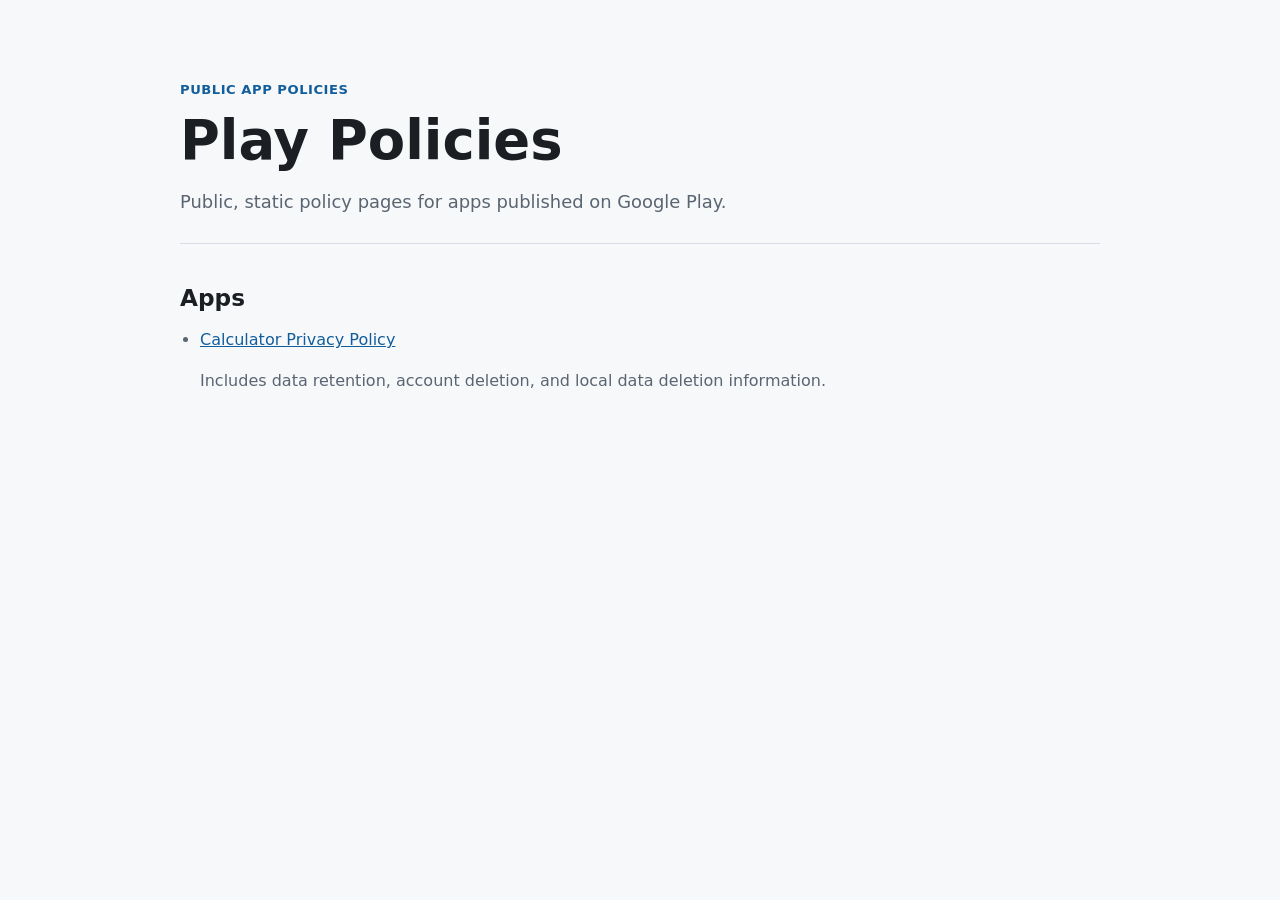
<file: index.html>
<!doctype html>
<html lang="en">
  <head>
    <meta charset="utf-8">
    <meta name="viewport" content="width=device-width, initial-scale=1">
    <title>Play Policies</title>
    <meta name="description" content="Public policy pages for apps.">
    <link rel="stylesheet" href="assets/styles.css">
  </head>
  <body>
    <main class="page">
      <header class="hero">
        <p class="eyebrow">Public app policies</p>
        <h1>Play Policies</h1>
        <p class="lede">Public, static policy pages for apps published on Google Play.</p>
      </header>

      <section class="section">
        <h2>Apps</h2>
        <ul class="link-list">
          <li>
            <a href="calculator/privacy-policy.html">Calculator Privacy Policy</a>
            <p>Includes data retention, account deletion, and local data deletion information.</p>
          </li>
        </ul>
      </section>
    </main>
  </body>
</html>
</file>
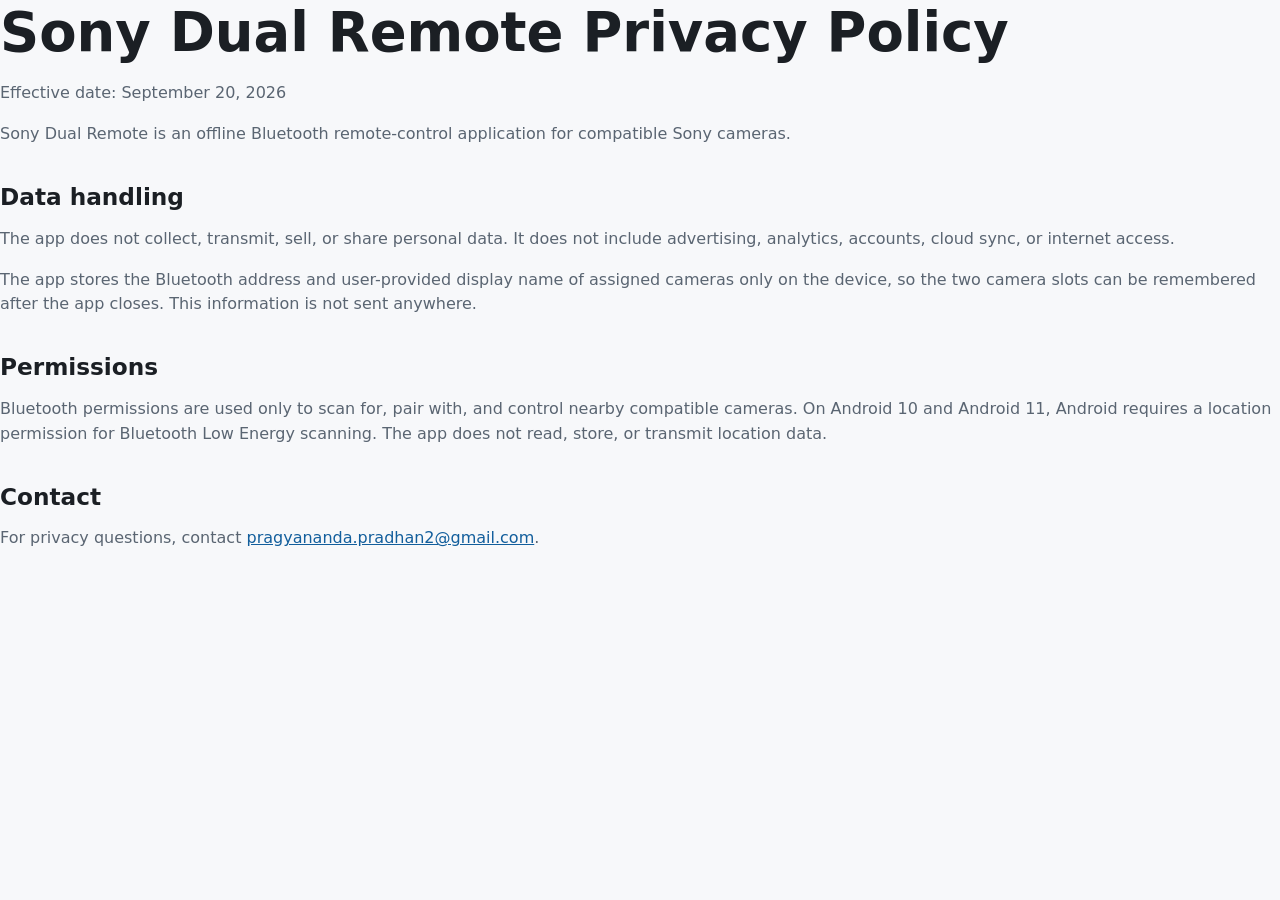
<file: PRIVACY-POLICY.html>
<!doctype html>
<html lang="en">
<head><meta charset="utf-8"><meta name="viewport" content="width=device-width,initial-scale=1"><title>Sony Dual Remote Privacy Policy</title><link rel="stylesheet" href="../assets/styles.css"></head>
<body>
<h1>Sony Dual Remote Privacy Policy</h1>
<p>Effective date: September 20, 2026</p>
<p>Sony Dual Remote is an offline Bluetooth remote-control application for compatible Sony cameras.</p>
<h2>Data handling</h2>
<p>The app does not collect, transmit, sell, or share personal data. It does not include advertising, analytics, accounts, cloud sync, or internet access.</p>
<p>The app stores the Bluetooth address and user-provided display name of assigned cameras only on the device, so the two camera slots can be remembered after the app closes. This information is not sent anywhere.</p>
<h2>Permissions</h2>
<p>Bluetooth permissions are used only to scan for, pair with, and control nearby compatible cameras. On Android 10 and Android 11, Android requires a location permission for Bluetooth Low Energy scanning. The app does not read, store, or transmit location data.</p>
<h2>Contact</h2>
<p>For privacy questions, contact <a href="mailto:pragyananda.pradhan2@gmail.com">pragyananda.pradhan2@gmail.com</a>.</p>
</body>
</html>
</file>
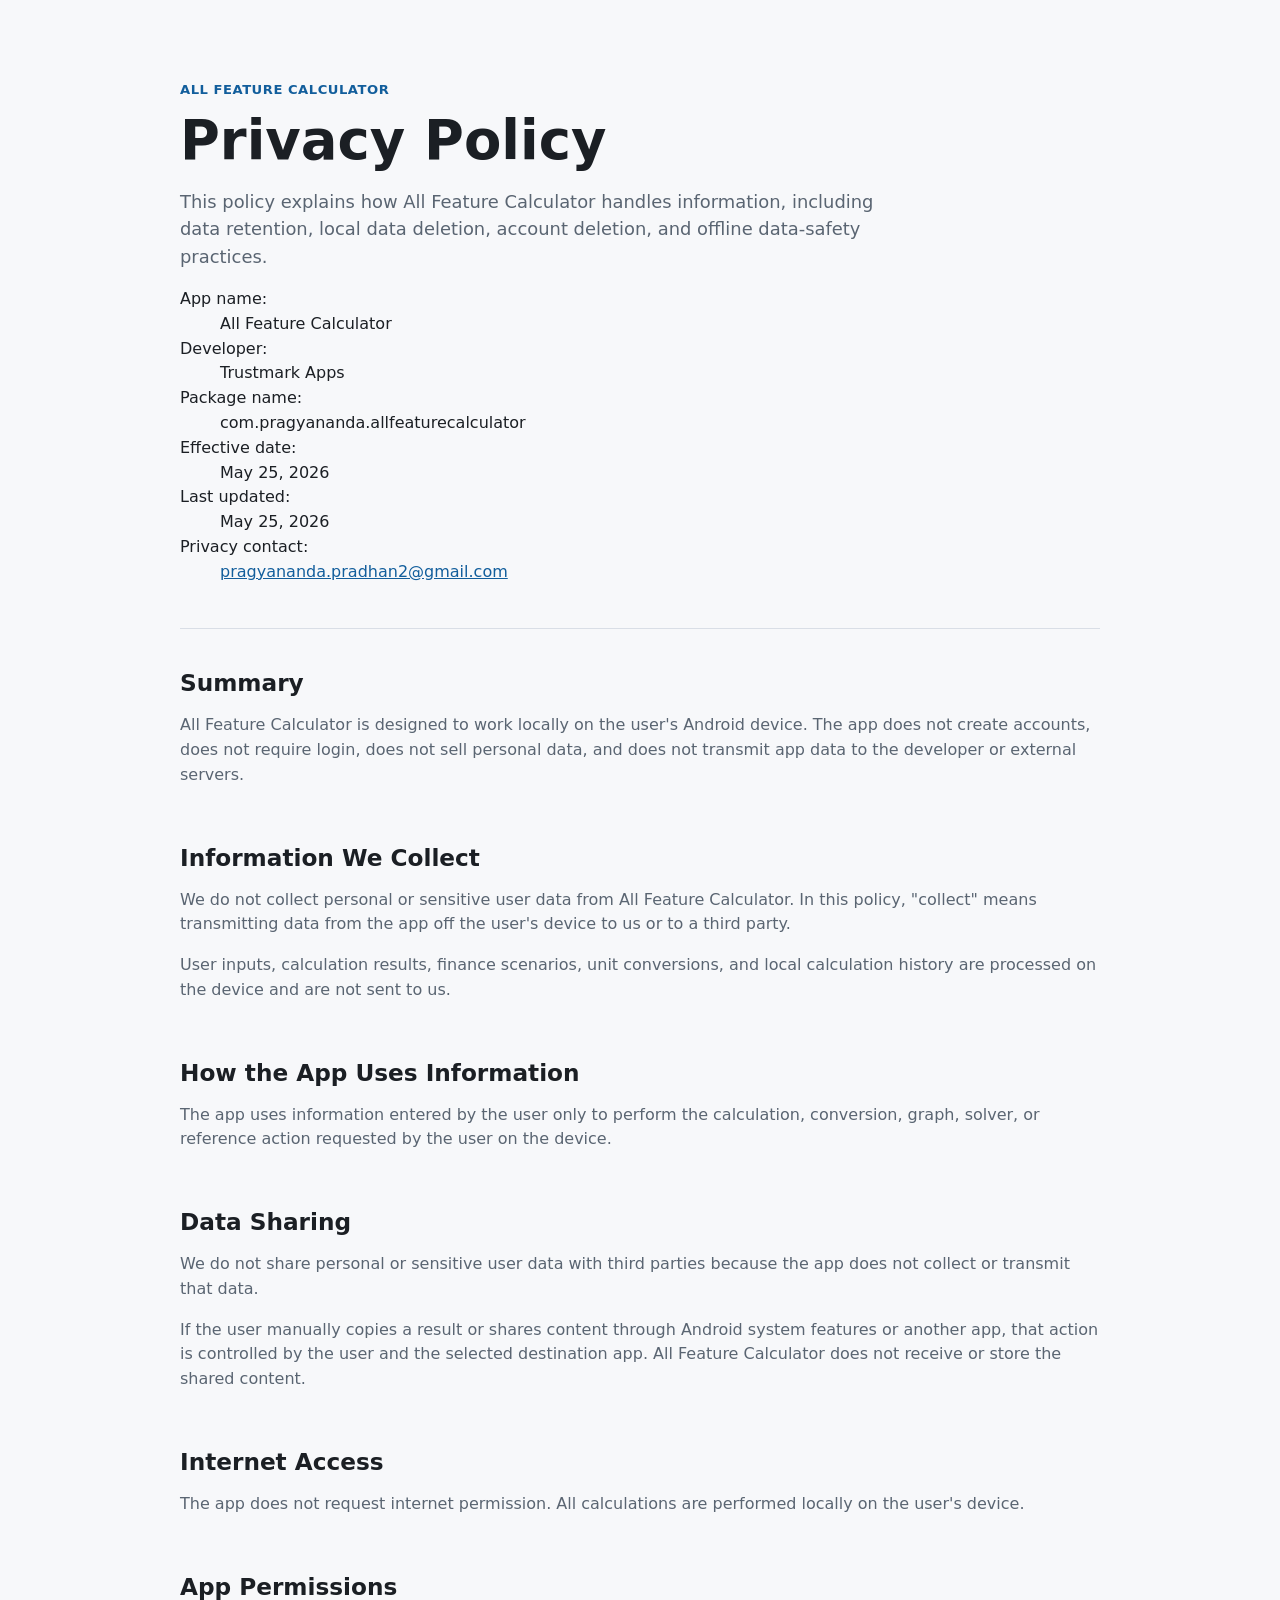
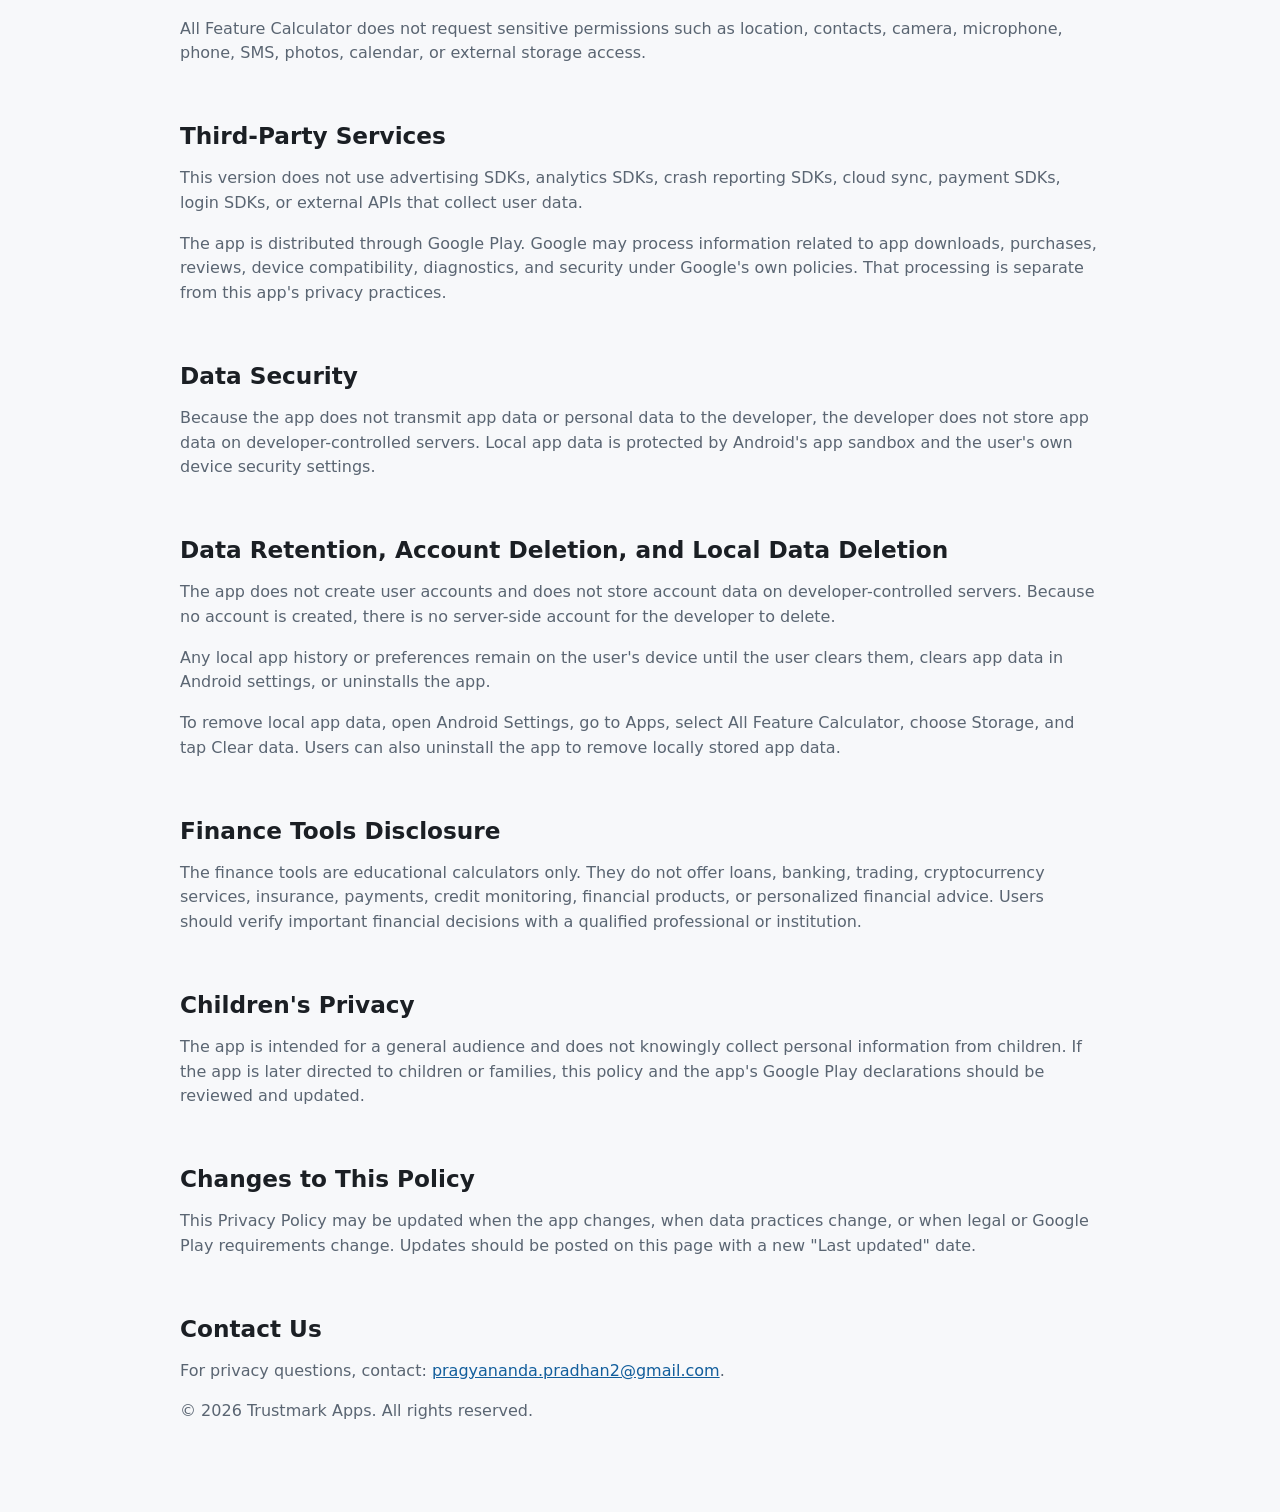
<file: all-feature-calculator/privacy-policy.html>
<!doctype html>
<html lang="en">
  <head>
    <meta charset="utf-8">
    <meta name="viewport" content="width=device-width, initial-scale=1">
    <title>Privacy Policy - All Feature Calculator</title>
    <meta name="description" content="Privacy Policy for All Feature Calculator.">
    <link rel="stylesheet" href="../assets/styles.css">
  </head>
  <body>
    <main class="page">
      <header class="hero">
        <p class="eyebrow">All Feature Calculator</p>
        <h1>Privacy Policy</h1>
        <p class="lede">This policy explains how All Feature Calculator handles information, including data retention, local data deletion, account deletion, and offline data-safety practices.</p>
        <dl class="meta-list">
          <div><dt>App name:</dt><dd>All Feature Calculator</dd></div>
          <div><dt>Developer:</dt><dd>Trustmark Apps</dd></div>
          <div><dt>Package name:</dt><dd>com.pragyananda.allfeaturecalculator</dd></div>
          <div><dt>Effective date:</dt><dd>May 25, 2026</dd></div>
          <div><dt>Last updated:</dt><dd>May 25, 2026</dd></div>
          <div><dt>Privacy contact:</dt><dd><a href="mailto:pragyananda.pradhan2@gmail.com">pragyananda.pradhan2@gmail.com</a></dd></div>
        </dl>
      </header>

      <section class="section summary">
        <h2>Summary</h2>
        <p>All Feature Calculator is designed to work locally on the user's Android device. The app does not create accounts, does not require login, does not sell personal data, and does not transmit app data to the developer or external servers.</p>
      </section>

      <section class="section">
        <h2>Information We Collect</h2>
        <p>We do not collect personal or sensitive user data from All Feature Calculator. In this policy, "collect" means transmitting data from the app off the user's device to us or to a third party.</p>
        <p>User inputs, calculation results, finance scenarios, unit conversions, and local calculation history are processed on the device and are not sent to us.</p>
      </section>

      <section class="section">
        <h2>How the App Uses Information</h2>
        <p>The app uses information entered by the user only to perform the calculation, conversion, graph, solver, or reference action requested by the user on the device.</p>
      </section>

      <section class="section">
        <h2>Data Sharing</h2>
        <p>We do not share personal or sensitive user data with third parties because the app does not collect or transmit that data.</p>
        <p>If the user manually copies a result or shares content through Android system features or another app, that action is controlled by the user and the selected destination app. All Feature Calculator does not receive or store the shared content.</p>
      </section>

      <section class="section">
        <h2>Internet Access</h2>
        <p>The app does not request internet permission. All calculations are performed locally on the user's device.</p>
      </section>

      <section class="section">
        <h2>App Permissions</h2>
        <p>All Feature Calculator does not request sensitive permissions such as location, contacts, camera, microphone, phone, SMS, photos, calendar, or external storage access.</p>
      </section>

      <section class="section">
        <h2>Third-Party Services</h2>
        <p>This version does not use advertising SDKs, analytics SDKs, crash reporting SDKs, cloud sync, payment SDKs, login SDKs, or external APIs that collect user data.</p>
        <p>The app is distributed through Google Play. Google may process information related to app downloads, purchases, reviews, device compatibility, diagnostics, and security under Google's own policies. That processing is separate from this app's privacy practices.</p>
      </section>

      <section class="section">
        <h2>Data Security</h2>
        <p>Because the app does not transmit app data or personal data to the developer, the developer does not store app data on developer-controlled servers. Local app data is protected by Android's app sandbox and the user's own device security settings.</p>
      </section>

      <section class="section" id="account-deletion">
        <h2>Data Retention, Account Deletion, and Local Data Deletion</h2>
        <p>The app does not create user accounts and does not store account data on developer-controlled servers. Because no account is created, there is no server-side account for the developer to delete.</p>
        <p>Any local app history or preferences remain on the user's device until the user clears them, clears app data in Android settings, or uninstalls the app.</p>
        <p>To remove local app data, open Android Settings, go to Apps, select All Feature Calculator, choose Storage, and tap Clear data. Users can also uninstall the app to remove locally stored app data.</p>
      </section>

      <section class="section">
        <h2>Finance Tools Disclosure</h2>
        <p>The finance tools are educational calculators only. They do not offer loans, banking, trading, cryptocurrency services, insurance, payments, credit monitoring, financial products, or personalized financial advice. Users should verify important financial decisions with a qualified professional or institution.</p>
      </section>

      <section class="section">
        <h2>Children's Privacy</h2>
        <p>The app is intended for a general audience and does not knowingly collect personal information from children. If the app is later directed to children or families, this policy and the app's Google Play declarations should be reviewed and updated.</p>
      </section>

      <section class="section">
        <h2>Changes to This Policy</h2>
        <p>This Privacy Policy may be updated when the app changes, when data practices change, or when legal or Google Play requirements change. Updates should be posted on this page with a new "Last updated" date.</p>
      </section>

      <section class="section">
        <h2>Contact Us</h2>
        <p>For privacy questions, contact: <a href="mailto:pragyananda.pradhan2@gmail.com">pragyananda.pradhan2@gmail.com</a>.</p>
      </section>

      <footer>
        <p>&copy; 2026 Trustmark Apps. All rights reserved.</p>
      </footer>
    </main>
  </body>
</html>
</file>
<file: assets/styles.css>
:root {
  color-scheme: light;
  --bg: #f7f8fa;
  --surface: #ffffff;
  --text: #1b1f24;
  --muted: #5a6572;
  --line: #d9dee6;
  --accent: #125e9c;
  --accent-soft: #e8f2fb;
}

* {
  box-sizing: border-box;
}

html {
  font-family: Inter, ui-sans-serif, system-ui, -apple-system, BlinkMacSystemFont, "Segoe UI", sans-serif;
  line-height: 1.55;
  background: var(--bg);
  color: var(--text);
}

body {
  margin: 0;
}

a {
  color: var(--accent);
}

.page {
  width: min(920px, calc(100% - 32px));
  margin: 0 auto;
  padding: 48px 0 72px;
}

.hero {
  padding: 32px 0 28px;
  border-bottom: 1px solid var(--line);
}

.eyebrow {
  margin: 0 0 8px;
  color: var(--accent);
  font-size: 0.82rem;
  font-weight: 700;
  letter-spacing: 0.04em;
  text-transform: uppercase;
}

h1,
h2,
h3 {
  line-height: 1.2;
}

h1 {
  margin: 0;
  font-size: clamp(2rem, 5vw, 3.4rem);
  letter-spacing: 0;
}

h2 {
  margin: 36px 0 12px;
  font-size: 1.45rem;
}

h3 {
  margin: 24px 0 8px;
  font-size: 1.1rem;
}

p,
li {
  color: var(--muted);
}

.lede {
  max-width: 720px;
  margin: 14px 0 0;
  font-size: 1.12rem;
}

.section {
  padding-top: 4px;
}

.policy-card {
  margin: 24px 0;
  padding: 20px;
  border: 1px solid var(--line);
  border-radius: 8px;
  background: var(--surface);
}

.meta {
  display: grid;
  gap: 8px;
  margin: 18px 0 0;
  padding: 0;
  list-style: none;
}

.meta li {
  color: var(--text);
}

.meta strong {
  display: inline-block;
  min-width: 132px;
  color: var(--muted);
}

.callout {
  margin: 24px 0;
  padding: 16px 18px;
  border-left: 4px solid var(--accent);
  background: var(--accent-soft);
}

.callout p {
  margin: 0;
  color: var(--text);
}

.link-list {
  padding-left: 20px;
}

.footer {
  margin-top: 44px;
  padding-top: 20px;
  border-top: 1px solid var(--line);
  color: var(--muted);
  font-size: 0.95rem;
}

@media (max-width: 640px) {
  .page {
    width: min(100% - 24px, 920px);
    padding-top: 28px;
  }

  .hero {
    padding-top: 16px;
  }

  .policy-card {
    padding: 16px;
  }

  .meta strong {
    display: block;
    min-width: 0;
  }
}
</file>
